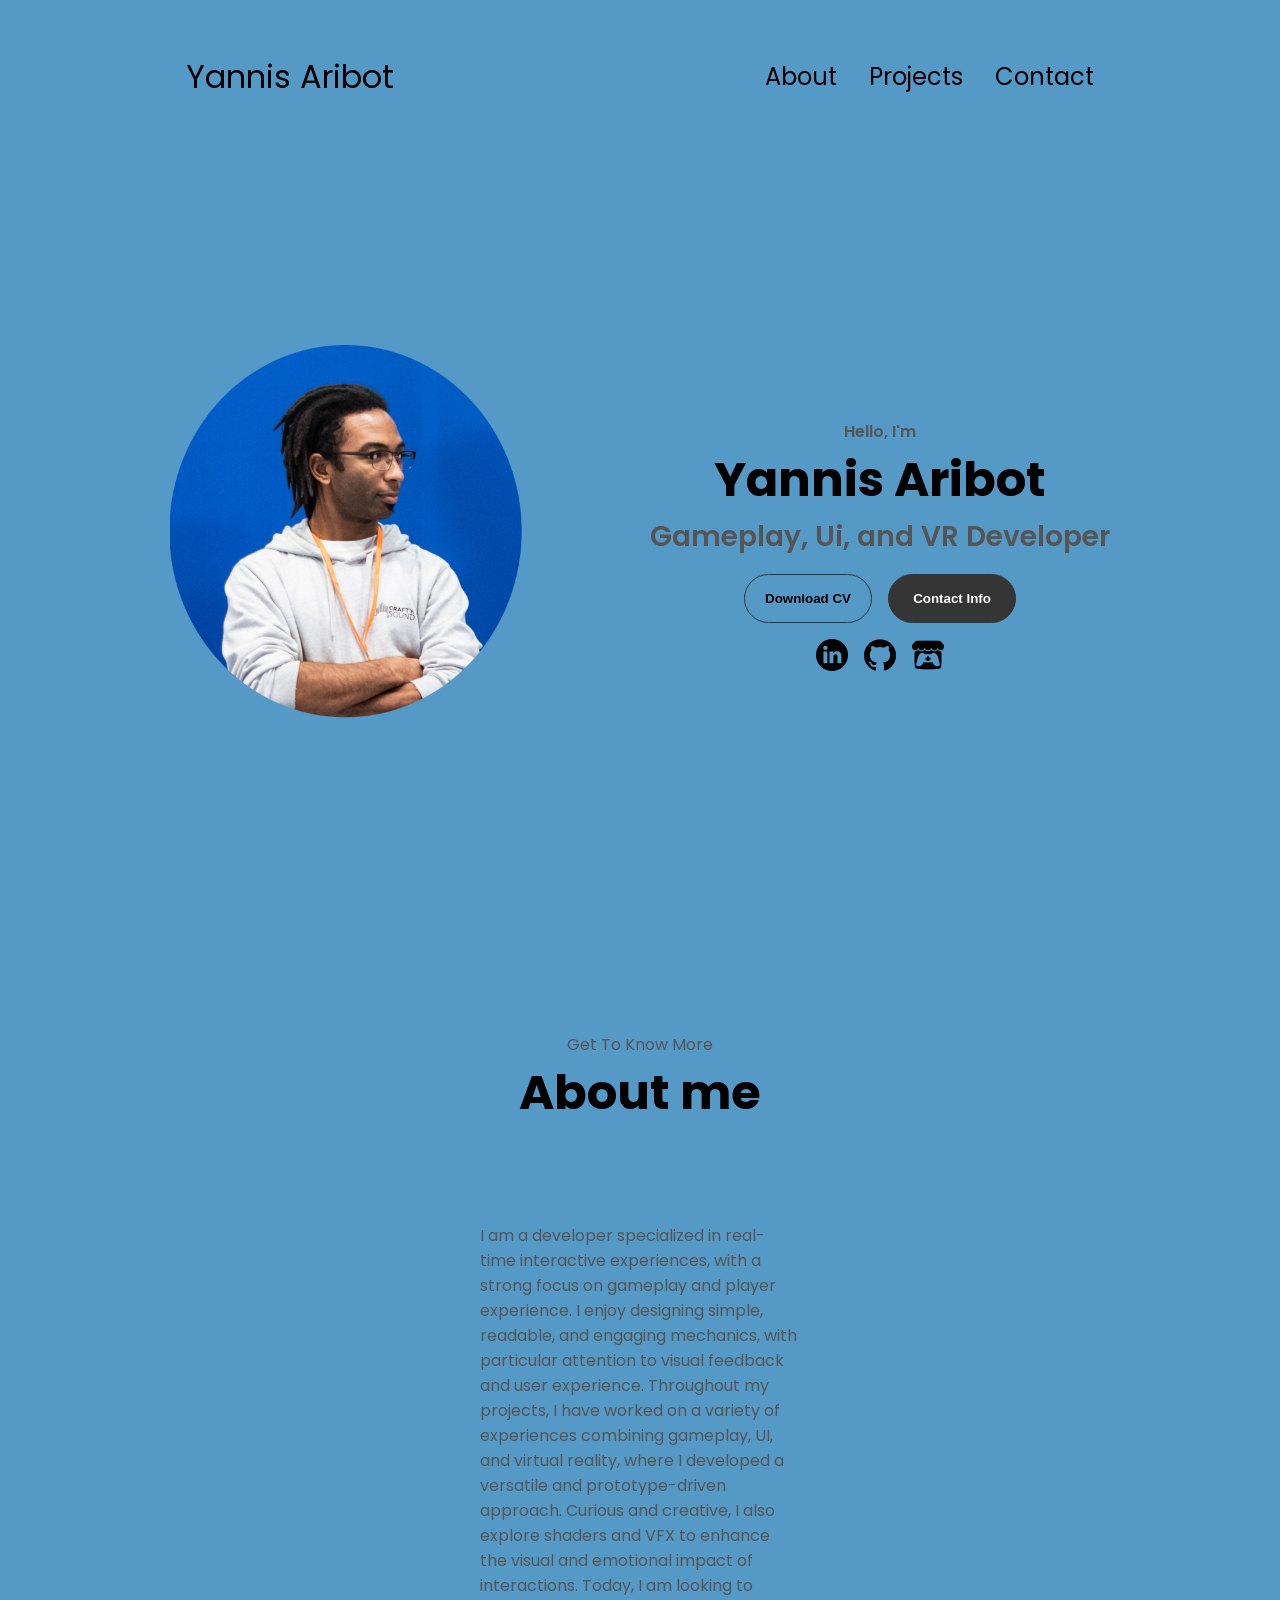
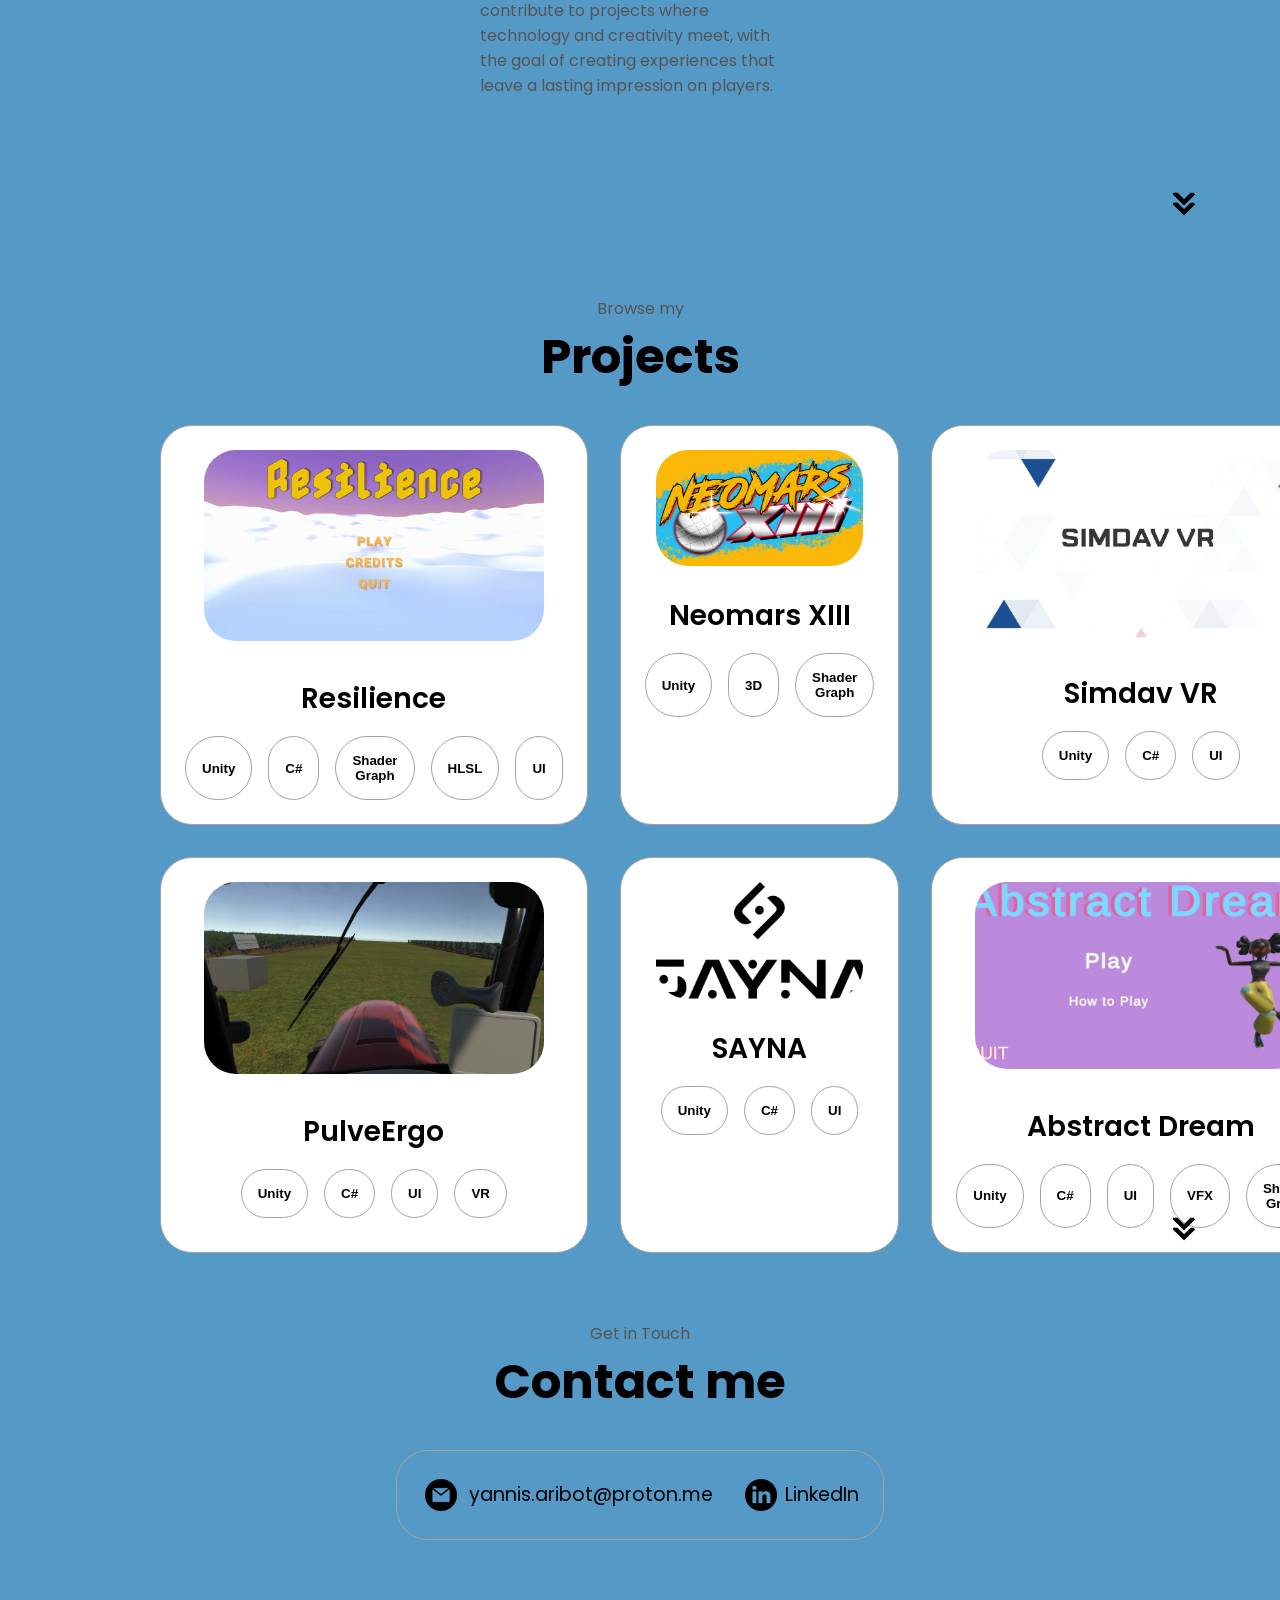
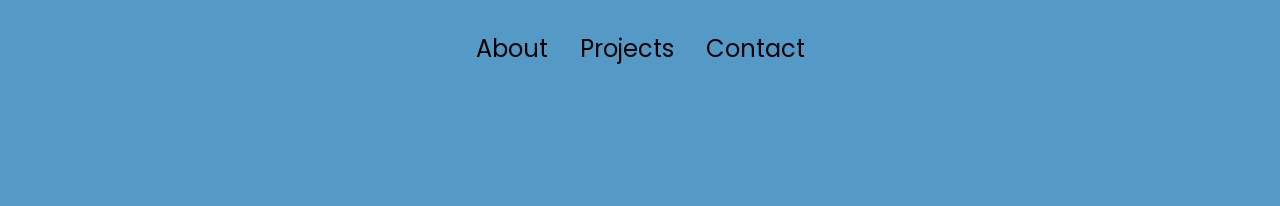
<file: index.html>
<!DOCTYPE html>
<html lang="en">

<head>
  <meta charset="UTF-8" />
  <meta http-equiv="X-UA-Compatible" content="IE=edge" />
  <meta name="viewport" content="width=device-width, initial-scale=1.0" />
  <title>Yannis Aribot</title>
  <link rel="stylesheet" href="style.css" />
  <link rel="stylesheet" href="mediaqueries.css" />
</head>

<body>
  <nav id="desktop-nav">
    <div class="logo">Yannis Aribot</div>
    <div>
      <ul class="nav-links">
        <li><a href="#about">About</a></li>
        <!--<li><a href="#experience">Experience</a></li>-->
        <li><a href="#projects">Projects</a></li>
        <li><a href="#contact">Contact</a></li>
      </ul>
    </div>
  </nav>
  <nav id="hamburger-nav">
    <div class="logo">Yannis Aribot</div>
    <div class="hamburger-menu">
      <div class="hamburger-icon" onclick="toggleMenu()">
        <span></span>
        <span></span>
        <span></span>
      </div>
      <div class="menu-links">
        <li><a href="#about" onclick="toggleMenu()">About</a></li>
        <!--<li><a href="#experience" onclick="toggleMenu()">Experience</a></li>-->
        <li><a href="#projects" onclick="toggleMenu()">Projects</a></li>
        <li><a href="#contact" onclick="toggleMenu()">Contact</a></li>
      </div>
    </div>
  </nav>
  <section id="profile">
    <div class="section__pic-container">
      <img src="./portfolio-main/assets/Photo_Profil.png" alt="John Doe profile picture" />
    </div>
    <div class="section__text">
      <p class="section__text__p1">Hello, I'm</p>
      <h1 class="title">Yannis Aribot</h1>
      <p class="section__text__p2">Gameplay, Ui, and VR Developer</p>
      <div class="btn-container">
        <button class="btn btn-color-2" onclick="window.open('./portfolio-main//assets/Yannis_Aribot_CV_EN_Gameplay.pdf')">
          Download CV
        </button>
        <button class="btn btn-color-1" onclick="location.href='./#contact'">
          Contact Info
        </button>
      </div>
      <div id="socials-container">
        <img src="./portfolio-main/assets/linkedin.png" alt="My LinkedIn profile" class="icon"
          onclick="location.href='https://www.linkedin.com/in/yannis-aribot-21ba85180/'" />
        <img src="./portfolio-main/assets/github.png" alt="My Github profile" class="icon"
          onclick="location.href='https://github.com/Yaribot'" />
        <img src="./portfolio-main/assets/itchio.png" alt="My Itch.io" class="icon"
          onclick="location.href='https://hati02.itch.io/'" />
      </div>
    </div>
  </section>
  <section id="about">
    <p class="section__text__p1">Get To Know More</p>
    <h1 class="title">About me</h1>
    <div class="section-container">
      <!-- <div class="section__pic-container">
        <img src="./assets/about-pic.png" alt="Profile picture" class="about-pic" />
      </div> -->
      <div class="about-details-container">
        <div class="about-containers" style="display : none">
          <div class="details-container">
            <img src="./portfolio-main/assets/experience.png" alt="Experience icon" class="icon" />
            <h3>Experience</h3>
            <p>1 years <br />Full stack Development</p>
          </div>
          <div class="details-container">
            <img src="./portfolio-main/assets/education.png" alt="Education icon" class="icon" />
            <h3>Education</h3>
            <p>B.Sc. Bachelors Degree (IT) </p>
          </div>
        </div>
        <div class="text-container">
          <p>
            I am a developer specialized in real-time interactive experiences, with a strong focus on gameplay and player experience. 
            I enjoy designing simple, readable, and engaging mechanics, with particular attention to visual feedback and user experience.
            Throughout my projects, I have worked on a variety of experiences combining gameplay, UI, and virtual reality, 
            where I developed a versatile and prototype-driven approach. Curious and creative, I also explore 
            shaders and VFX to enhance the visual and emotional impact of interactions.
            Today, I am looking to contribute to projects where technology and creativity meet, with the goal of creating 
            experiences that leave a lasting impression on players.
          </p>
        </div>
      </div>
    </div>
    <img src="./portfolio-main/assets/arrow.png" alt="Arrow icon" class="icon arrow" onclick="location.href='./#projects'" />
  </section>
  <section id="experience" style="display: none;">
    <p class="section__text__p1">Explore My</p>
    <h1 class="title">Experience</h1>
    <div class="experience-details-container">
      <div class="about-containers">
        <div class="details-container">
          <h2 class="experience-sub-title">Frontend Development</h2>
          <div class="article-container">
            <article>
              <img src="./portfolio-main/assets/checkmark.png" alt="Experience icon" class="icon" />
              <div>
                <h3>HTML</h3>
                <p>Experienced</p>
              </div>
            </article>
            <article>
              <img src="./portfolio-main/assets/checkmark.png" alt="Experience icon" class="icon" />
              <div>
                <h3>CSS</h3>
                <p>Experienced</p>
              </div>
            </article>
            <article>
              <img src="./portfolio-main/assets/checkmark.png" alt="Experience icon" class="icon" />
              <div>
                <h3>React</h3>
                <p>Experienced</p>
              </div>
            </article>
            <article>
              <img src="./portfolio-main/assets/checkmark.png" alt="Experience icon" class="icon" />
              <div>
                <h3>JavaScript</h3>
                <p>Basic</p>
              </div>
            </article>
            <article>
              <img src="./portfolio-main/assets/checkmark.png" alt="Experience icon" class="icon" />
              <div>
                <h3>TypeScript</h3>
                <p>Basic</p>
              </div>
            </article>
            <article>
              <img src="./portfolio-main/assets/checkmark.png" alt="Experience icon" class="icon" />
              <div>
                <h3>Tailwind CSS</h3>
                <p>Intermediate</p>
              </div>
            </article>
          </div>
        </div>
        <div class="details-container">
          <h2 class="experience-sub-title">Backend Development</h2>
          <div class="article-container">
            <article>
              <img src="./portfolio-main/assets/checkmark.png" alt="Experience icon" class="icon" />
              <div>
                <h3>PostgreSQL</h3>
                <p>Basic</p>
              </div>
            </article>
            <article>
              <img src="./portfolio-main/assets/checkmark.png" alt="Experience icon" class="icon" />
              <div>
                <h3>Node JS</h3>
                <p>Intermediate</p>
              </div>
            </article>
            <article>
              <img src="./portfolio-main/assets/checkmark.png" alt="Experience icon" class="icon" />
              <div>
                <h3>Express JS</h3>
                <p>Intermediate</p>
              </div>
            </article>
            <article>
              <img src="./portfolio-main/assets/checkmark.png" alt="Experience icon" class="icon" />
              <div>
                <h3>Git</h3>
                <p>Intermediate</p>
              </div>
            </article>
          </div>
        </div>
      </div>
    </div>
    <img src="./portfolio-main/assets/arrow.png" alt="Arrow icon" class="icon arrow" onclick="location.href='./#projects'" />
  </section>
  <section id="projects">
    <p class="section__text__p1">Browse my</p>
    <h1 class="title">Projects</h1>
    <div class="experience-details-container">
      <div class="about-project-card-containers">
        <div class="details-container color-container">
          <div class="article-container">
            <img src="./portfolio-main/assets/Resilience/ResilienceTitleGif.gif" class="project-img" onclick="location.href='resilience.html'" />
          </div>
          <h2 class="experience-sub-title project-title">Resilience</h2>
          <div class="btn-container">
            <button class="tag-btn btn-color-2 project-btn" onclick="location.href=''" style="pointer-events: none;">
              Unity
            </button>
            <button class="tag-btn btn-color-2 project-btn" onclick="location.href=''" style="pointer-events: none;">
              C#
            </button>
            <button class="tag-btn btn-color-2 project-btn" onclick="location.href=''" style="pointer-events: none;">
              Shader Graph
            </button>
            <button class="tag-btn btn-color-2 project-btn" onclick="location.href=''" style="pointer-events: none;">
              HLSL
            </button>
            <button class="tag-btn btn-color-2 project-btn" onclick="location.href=''" style="pointer-events: none;">
              UI
            </button>
          </div>
        </div>
        <div class="details-container color-container">
          <div class="article-container">
            <img src="./portfolio-main/assets/Neomars/NeomarsLogo.png" class="project-img" onclick="location.href='neomars13.html'" />
          </div>
          <h2 class="experience-sub-title project-title">Neomars XIII</h2>
          <div class="btn-container">
            <button class="tag-btn btn-color-2 project-btn" onclick="location.href=''" style="pointer-events: none;">
              Unity
            </button>
            <button class="tag-btn btn-color-2 project-btn" onclick="location.href=''" style="pointer-events: none;">
              3D
            </button>
            <button class="tag-btn btn-color-2 project-btn" onclick="location.href=''" style="pointer-events: none;">
              Shader Graph
            </button>
          </div>
        </div>
        <div class="details-container color-container">
          <div class="article-container">
            <img src="./portfolio-main/assets/Simdav/SImdav.png" alt="Project 3" class="project-img" onclick="location.href='simdav.html'"/>
          </div>
          <h2 class="experience-sub-title project-title">Simdav VR</h2>
          <div class="btn-container">
            <button class="tag-btn btn-color-2 project-btn" onclick="location.href=''" style="pointer-events: none;">
              Unity
            </button>
            <button class="tag-btn btn-color-2 project-btn" onclick="location.href=''" style="pointer-events: none;">
              C#
            </button>
            <button class="tag-btn btn-color-2 project-btn" onclick="location.href=''" style="pointer-events: none;">
              UI
            </button>
          </div>
        </div>
        <div class="details-container color-container">
          <div class="article-container">
            <img src="./portfolio-main/assets/PulveErgo/PulveErgo.png" alt="Project 3" class="project-img" onclick="location.href='pulveergo.html'"/>
          </div>
          <h2 class="experience-sub-title project-title">PulveErgo</h2>
          <div class="btn-container">
            <button class="tag-btn btn-color-2 project-btn" onclick="location.href=''" style="pointer-events: none;">
              Unity
            </button>
            <button class="tag-btn btn-color-2 project-btn" onclick="location.href=''" style="pointer-events: none;">
              C#
            </button>
            <button class="tag-btn btn-color-2 project-btn" onclick="location.href=''" style="pointer-events: none;">
              UI
            </button>
            <button class="tag-btn btn-color-2 project-btn" onclick="location.href=''" style="pointer-events: none;">
              VR
            </button>
          </div>
        </div>
        <div class="details-container color-container">
          <div class="article-container">
            <img src="./portfolio-main/assets/Sayna/SAYNA_Vertical_-_Noir.png" alt="Project 3" class="project-img" onclick="location.href='sayna.html'"/>
          </div>
          <h2 class="experience-sub-title project-title">SAYNA</h2>
          <div class="btn-container">
            <button class="tag-btn btn-color-2 project-btn" onclick="location.href=''" style="pointer-events: none;">
              Unity
            </button>
            <button class="tag-btn btn-color-2 project-btn" onclick="location.href=''" style="pointer-events: none;">
              C#
            </button>
            <button class="tag-btn btn-color-2 project-btn" onclick="location.href=''" style="pointer-events: none;">
              UI
            </button>
          </div>
        </div>
        <div class="details-container color-container">
          <div class="article-container">
            <img src="./portfolio-main/assets/AbstractDream/AbstractDreamCover.jpg" alt="Project 3" class="project-img" onclick="location.href='abstractdream.html'"/>
          </div>
          <h2 class="experience-sub-title project-title">Abstract Dream</h2>
          <div class="btn-container">
            <button class="tag-btn btn-color-2 project-btn" onclick="location.href=''" style="pointer-events: none;">
              Unity
            </button>
            <button class="tag-btn btn-color-2 project-btn" onclick="location.href=''" style="pointer-events: none;">
              C#
            </button>
            <button class="tag-btn btn-color-2 project-btn" onclick="location.href=''" style="pointer-events: none;">
              UI
            </button>
            <button class="tag-btn btn-color-2 project-btn" onclick="location.href=''" style="pointer-events: none;">
              VFX
            </button>
            <button class="tag-btn btn-color-2 project-btn" onclick="location.href=''" style="pointer-events: none;">
              Shader Graph
            </button>
          </div>
        </div>
        <div class="details-container color-container" style="display : none">
          <div class="article-container">
            <img src="./portfolio-main/assets/PulveErgo/PulveErgo.png" alt="Project 3" class="project-img" />
          </div>
          <h2 class="experience-sub-title project-title">Astro</h2>
          <div class="btn-container">
            <button class="tag-btn btn-color-2 project-btn" onclick="location.href=''" style="pointer-events: none;">
              Unity
            </button>
            <button class="tag-btn btn-color-2 project-btn" onclick="location.href=''" style="pointer-events: none;">
              C#
            </button>
            <button class="tag-btn btn-color-2 project-btn" onclick="location.href=''" style="pointer-events: none;">
              UI
            </button>
            <button class="tag-btn btn-color-2 project-btn" onclick="location.href=''" style="pointer-events: none;">
              VFX
            </button>
            <button class="tag-btn btn-color-2 project-btn" onclick="location.href=''" style="pointer-events: none;">
              Shader Graph
            </button>
          </div>
        </div>                                 
      </div>
    </div>
    <img src="./portfolio-main/assets/arrow.png" alt="Arrow icon" class="icon arrow" onclick="location.href='./#contact'" />
  </section>
  <section id="contact">
    <p class="section__text__p1">Get in Touch</p>
    <h1 class="title">Contact me</h1>
    <div class="contact-info-upper-container">
      <div class="contact-info-container">
        <img src="./portfolio-main/assets/email.png" alt="Email icon" class="icon contact-icon email-icon" />
        <p><a href="mailto:yannis.aribot@proton.me">yannis.aribot@proton.me</a></p>
      </div>
      <div class="contact-info-container">
        <img src="./portfolio-main/assets/linkedin.png" alt="LinkedIn icon" class="icon contact-icon" />
        <p><a href="https://www.linkedin.com/in/yannis-aribot-21ba85180/">LinkedIn</a></p>
      </div>
    </div>
  </section>
  <footer>
    <nav>
      <div class="nav-links-container">
        <ul class="nav-links">
          <li><a href="#about">About</a></li>
          <!--<li><a href="#experience">Experience</a></li>-->
          <li><a href="#projects">Projects</a></li>
          <li><a href="#contact">Contact</a></li>
        </ul>
      </div>
    </nav>
  </footer>
  <script src="script.js"></script>
</body>

</html>
</file>
<file: style.css>
/* GENERAL */

@import url("https://fonts.googleapis.com/css2?family=Poppins:wght@300;400;500;600&display=swap");

* {
  margin: 0;
  padding: 0;
}

body {
  font-family: "Poppins", sans-serif;
  background-color: rgb(85, 153, 199);
}

html {
  scroll-behavior: smooth;
}

p {
  color: rgb(85, 85, 85);
}

/* TRANSITION */

a,
.btn {
  transition: all 300ms ease;
}

/* DESKTOP NAV */

nav,
.nav-links {
  display: flex;
}

nav {
  justify-content: space-around;
  align-items: center;
  height: 17vh;
}

.nav-links {
  gap: 2rem;
  list-style: none;
  font-size: 1.5rem;
}

a {
  color: black;
  text-decoration: none;
  text-decoration-color: rgb(255, 255, 255);
}

a:hover {
  color: grey;
  text-decoration: underline;
  text-underline-offset: 1rem;
  text-decoration-color: rgb(181, 181, 181);
}

.logo {
  font-size: 2rem;
}

.logo:hover {
  cursor: default;
}

/* HAMBURGER MENU */

#hamburger-nav {
  display: none;
}

.hamburger-menu {
  position: relative;
  display: inline-block;
}

.hamburger-icon {
  display: flex;
  flex-direction: column;
  justify-content: space-between;
  height: 24px;
  width: 30px;
  cursor: pointer;
}

.hamburger-icon span {
  width: 100%;
  height: 2px;
  background-color: black;
  transition: all 0.3 ease-in-out;
}

.menu-links {
  position: absolute;
  top: 100%;
  right: 0;
  background-color: rgb(255, 255, 255);
  width: fit-content;
  max-height: 0;
  overflow: hidden;
  transition: all 0.3 ease-in-out;
}

.menu-links a {
  display: block;
  padding: 10px;
  text-align: center;
  font-size: 1.5rem;
  color: black;
  text-decoration: none;
  transition: all 0.3 ease-in-out;
}

.menu-links li {
  list-style: none;
}

.menu-links.open {
  max-height: 300px;
}

.hamburger-icon.open span:first-child {
  transform: rotate(45deg) translate(10px, 5px);
}

.hamburger-icon.open span:nth-child(2) {
  opacity: 0;
}

.hamburger-icon.open span:last-child {
  transform: rotate(-45deg) translate(10px, -5px);
}

.hamburger-icon span:first-child {
  transform: none;
}

.hamburger-icon span:first-child {
  opacity: 1;
}

.hamburger-icon span:first-child {
  transform: none;
}

/* SECTIONS */

section {
  padding-top: 4vh;
  height: 96vh;
  margin: 0 10rem;
  box-sizing: border-box;
  min-height: fit-content;
}

.section-container {
  display: flex;
  /* width: 400px; */
  /* height: 1000px; */
}

/* PROFILE SECTION */

#profile {
  display: flex;
  justify-content: center;
  gap: 5rem;
  height: 10vh;
}

.section__pic-container {
  display: flex;
  height: 400px;
  width: 400px;
  margin: auto 0;
}

.section__text {
  align-self: center;
  text-align: center;
}

.section__text p {
  font-weight: 600;
}

.section__text__p1 {
  text-align: center;
}

.section__text__p2 {
  font-size: 1.75rem;
  margin-bottom: 1rem;
}

.title {
  font-size: 3rem;
  text-align: center;
}

#socials-container {
  display: flex;
  justify-content: center;
  margin-top: 1rem;
  gap: 1rem;
}

/* ICONS */

.icon {
  cursor: pointer;
  height: 2rem;
}

.project-icon {
  cursor: pointer;
  height: 1.5rem;
  margin-right: 10px;
}

/* BUTTONS */

.btn-container {
  display: flex;
  justify-content: center;
  gap: 1rem;
}

.btn {
  font-weight: 600;
  transition: all 300ms ease;
  padding: 1rem;
  width: 8rem;
  border-radius: 2rem;
}

.tag-btn {
  font-weight: 600;
  transition: all 300ms ease;
  padding: 1rem;
  /* width: 8rem; */
  border-radius: 2rem;
}

.btn-color-1,
.btn-color-2 {
  border: rgb(53, 53, 53) 0.1rem solid;
}

.btn-color-1:hover,
.btn-color-2:hover {
  cursor: pointer;
}

.btn-color-1,
.btn-color-2:hover {
  background: rgb(53, 53, 53);
  color: white;
}

.btn-color-1:hover {
  background: rgb(0, 0, 0);
}

.btn-color-2 {
  background: none;
}

.btn-color-2:hover {
  border: rgb(255, 255, 255) 0.1rem solid;
}

.btn-container {
  gap: 1rem;
}

/* ABOUT SECTION */

#about {
  position: relative;
}

.about-containers {
  display: grid;
  grid-template-columns: repeat(3, 1fr);
  gap: 2rem;
  margin-bottom: 2rem;
  margin-top: 2rem;
}
.about-project-card-containers {
  display: grid;
  grid-template-columns: repeat(3, 1fr);
  gap: 2rem;
  margin-bottom: 2rem;
  margin-top: 2rem;
}

.about-details-container {
  justify-content: center;
  flex-direction: column;
  margin-right: 20rem;
  margin-left: 20rem;
}

.about-containers,
.about-details-container {
  display: flex;
  /* height: 200px; */
}

.about-pic {
  border-radius: 2rem;
}

.arrow {
  position: absolute;
  right: -5rem;
  bottom: 2.5rem;
}

.details-container {
  padding: 1.5rem;
  flex: 1;
  background: rgb(255, 255, 255);
  border-radius: 2rem;
  border: rgb(53, 53, 53) 0.1rem solid;
  border-color: rgb(163, 163, 163);
  text-align: center;
}

.section-container {
  gap: 4rem;
  height: 80%;
}

.section__pic-container {
  height: 400px;
  width: 400px;
  margin: auto 0;
}

/* EXPERIENCE SECTION */

#experience {
  position: relative;
}

.experience-sub-title {
  color: rgb(85, 85, 85);
  font-weight: 600;
  font-size: 1.75rem;
  margin-bottom: 2rem;
}

.experience-details-container {
  display: flex;
  justify-content: center;
  flex-direction: column;
}

.article-container {
  /* display: flex;
  text-align: initial;
  flex-wrap: wrap;
  flex-direction: row;
  gap: 2.5rem;
  justify-content: space-around; */
  display: block;
  /* min-height: 70%; */
  aspect-ratio: 16 / 9;
  text-decoration: none;
  border-radius: 20px;
  overflow: hidden;
  transition: transform 0.3s ease;
}
.article-container:hover{
  transform: scale(1.05);
}

article {
  display: flex;
  width: 10rem;
  justify-content: space-around;
  gap: 0.5rem;
}

article .icon {
  cursor: default;
}

/* PROJECTS SECTION */

#projects {
  position: relative;
}

.color-container {
  border-color: rgb(163, 163, 163);
  background: rgb(255, 255, 255);
}

.project-img {
  border-radius: 2rem;
  width: 90%;
  height: 90%;
  object-fit: cover;
}

.main-project-img {
  display: block;
  margin: auto;
  border-radius: 2rem;
  width: 90%;
  height: 90%;
}

.project-title {
  margin: 1rem;
  color: black;
}

.project-btn {
  color: black;
  border-color: rgb(163, 163, 163);
}

.principal-project-img{
  display: block;
  text-decoration: none;
  border-radius: 20px;
  overflow: hidden;
  transition: transform 0.3s ease;
}

.project_gallerie_img{
  display: block;
  margin: auto;
  margin-top: 2%;
  margin-bottom: 2%;
  border-radius: 2rem;
  width: 90%;
  height: 90%;
}

.align-icon-text{
  display: flex;
  align-items: center;
  justify-content: center;
}

.align-icon-title{
  display: flex;
  align-items: center;
}

/* CONTACT */

#contact {
  display: flex;
  justify-content: center;
  flex-direction: column;
  height: 70vh;
}

.contact-info-upper-container {
  display: flex;
  justify-content: center;
  border-radius: 2rem;
  border: rgb(53, 53, 53) 0.1rem solid;
  border-color: rgb(163, 163, 163);
  background: (250, 250, 250);
  margin: 2rem auto;
  padding: 0.5rem;
}

.contact-info-container {
  display: flex;
  align-items: center;
  justify-content: center;
  gap: 0.5rem;
  margin: 1rem;
}

.contact-info-container p {
  font-size: larger;
}

.contact-icon {
  cursor: default;
}

.email-icon {
  height: 2.5rem;
}

/* CHALLENGES SECTION */

.challenge-item {
  display: flex;
  align-items: center;
  gap: 40px;
  margin: 40px 0;
}

.challenge-item.reverse {
  flex-direction: row-reverse;
}

.challenge-text {
  flex: 1;
}

.challenge-image {
  flex: 1;
}

.challenge-image img {
  width: 100%;
  border-radius: 15px;
}

/* MOBILE */

@media (max-width: 768px) {
  .challenge-item, .challenge-item.reverse {
    flex-direction: column;
  }
  /* .article-container{
  text-align: initial;
  flex-wrap: wrap;
  flex-direction: row;
  gap: 2.5rem;
  justify-content: space-around;
  } */
}

@media (max-width: 1024px) {
  .about-project-card-containers {
    grid-template-columns: repeat(2, 1fr);
  }

  .about-details-container{
    margin : auto;
  }
}

@media (max-width: 768px) {
  .about-project-card-containers {
    grid-template-columns: 1fr;
  }

  .about-details-container{
    /* display : flex; */
    margin : auto;
  }
}

/* FOOTER SECTION */

footer {
  height: 26vh;
  margin: 0 1rem;
}

footer p {
  text-align: center;
}
</file>
<file: mediaqueries.css>
@media screen and (max-width: 1400px) {
  #profile {
    height: 83vh;
    margin-bottom: 6rem;
  }
  .about-containers {
    flex-wrap: wrap;
  }
  #contact,
  #projects {
    height: fit-content;
  }
}

@media screen and (max-width: 1200px) {
  #desktop-nav {
    display: none;
  }
  #hamburger-nav {
    display: flex;
  }
  #experience,
  .experience-details-container {
    margin-top: 2rem;
  }
  #profile,
  .section-container {
    display: block;
  }
  .arrow {
    display: none;
  }
  section,
  .section-container {
    height: fit-content;
  }
  section {
    margin: 0 5%;
  }
  .section__pic-container {
    width: 275px;
    height: 275px;
    margin: 0 auto 2rem;
  }
  .about-containers {
    margin-top: 0;
  }
}

@media screen and (max-width: 600px) {
  #contact,
  footer {
    height: 40vh;
  }
  #profile {
    height: 83vh;
    margin-bottom: 0;
  }
  article {
    font-size: 1rem;
  }
  footer nav {
    height: fit-content;
    margin-bottom: 2rem;
  }
  .about-containers,
  .contact-info-upper-container,
  .btn-container {
    flex-wrap: wrap;
  }
  .contact-info-container {
    margin: 0;
  }
  .contact-info-container p,
  .nav-links li a {
    font-size: 1rem;
  }
  .experience-sub-title {
    font-size: 1.25rem;
  }
  .logo {
    font-size: 1.5rem;
  }
  .nav-links {
    flex-direction: column;
    gap: 0.5rem;
    text-align: center;
  }
  .section__pic-container {
    width: auto;
    height: 46vw;
    justify-content: center;
  }
  .section__text__p2 {
    font-size: 1.25rem;
  }
  .title {
    font-size: 2rem;
  }
  .text-container {
    text-align: justify;
  }
}
</file>
